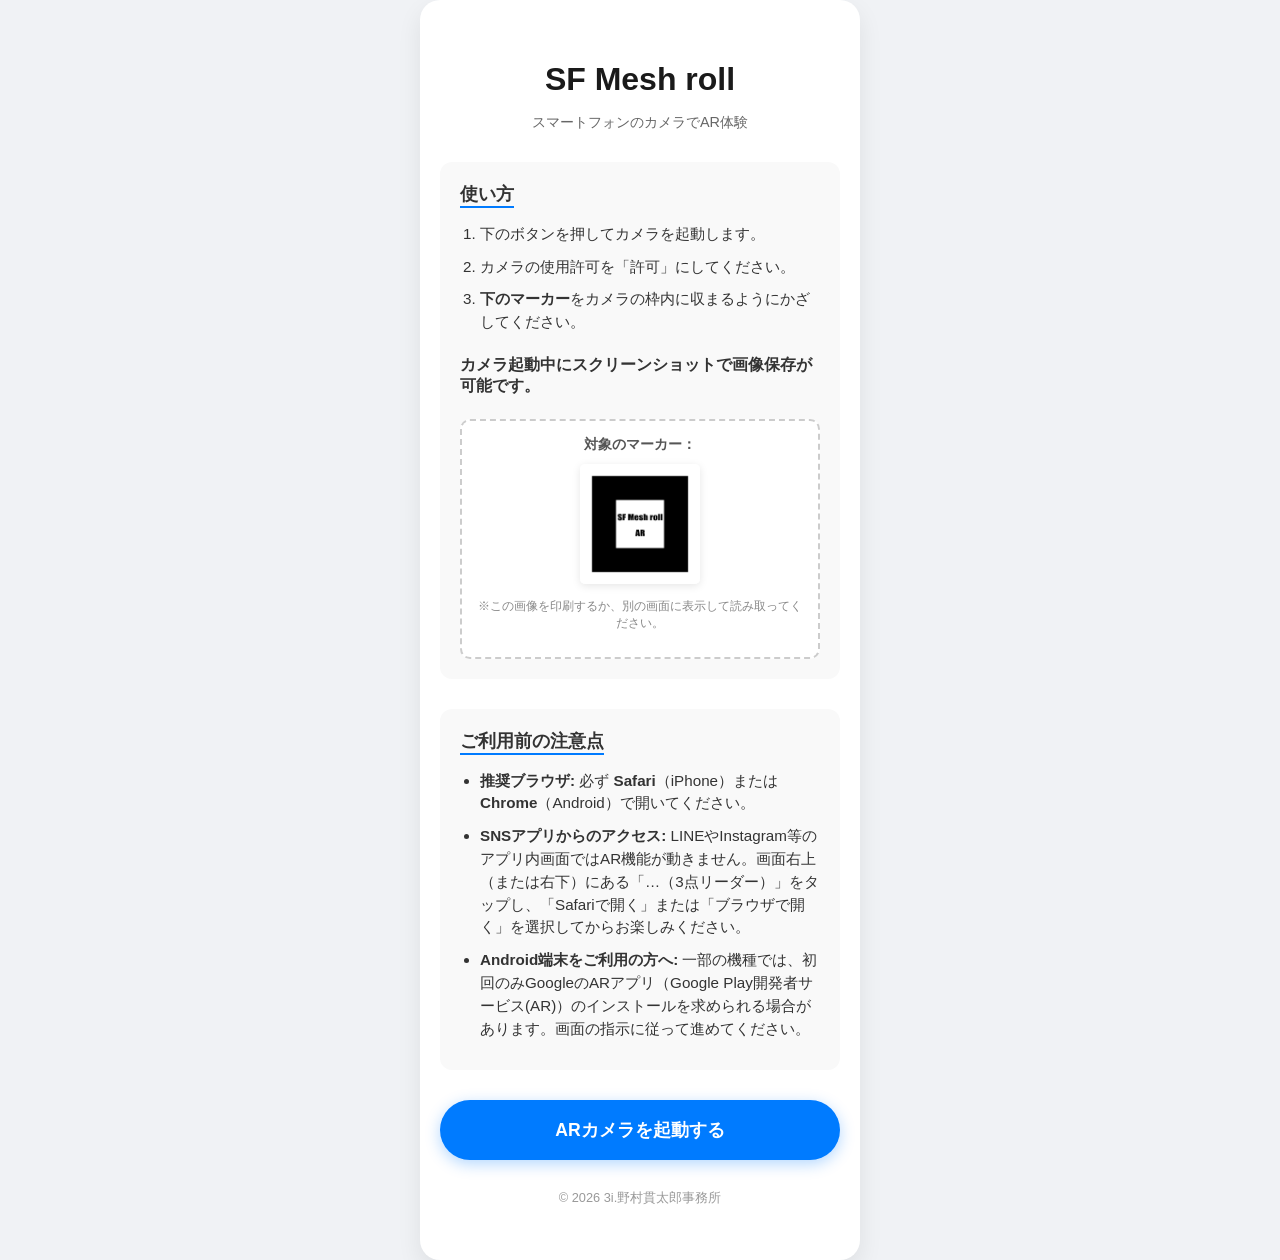
<file: index.html>
<!DOCTYPE html>
<html lang="ja">
<head>
    <meta charset="UTF-8">
    <meta name="viewport" content="width=device-width, initial-scale=1.0">
    <title>SF Mesh roll - AR体験</title>
    <link rel="stylesheet" href="style.css">
</head>
<body>

<div class="container">
    <header>
        <h1 class="product-name">SF Mesh roll</h1>
        <p class="tagline">スマートフォンのカメラでAR体験</p>
    </header>

    <main>
        <section class="how-to">
            <h3>使い方</h3>
            <ol>
                <li>下のボタンを押してカメラを起動します。</li>
                <li>カメラの使用許可を「許可」にしてください。</li>
                <li><strong>下のマーカー</strong>をカメラの枠内に収まるようにかざしてください。</li>
            </ol>

            <h4>カメラ起動中にスクリーンショットで画像保存が可能です。</h4>

            <div class="marker-preview">
                <p>対象のマーカー：</p>
                <img src="images/pattern-SFmeshroll.png" alt="ARマーカー" class="marker-img">
                <p class="marker-tip">※この画像を印刷するか、別の画面に表示して読み取ってください。</p>
            </div>
        </section>

        <section class="ar-notes">
            <h3>ご利用前の注意点</h3>
            <ul>
                <li><strong>推奨ブラウザ:</strong> 必ず <strong>Safari</strong>（iPhone）または <strong>Chrome</strong>（Android）で開いてください。</li>
                <li><strong>SNSアプリからのアクセス:</strong> LINEやInstagram等のアプリ内画面ではAR機能が動きません。画面右上（または右下）にある「…（3点リーダー）」をタップし、「Safariで開く」または「ブラウザで開く」を選択してからお楽しみください。</li>
                <li><strong>Android端末をご利用の方へ:</strong> 一部の機種では、初回のみGoogleのARアプリ（Google Play開発者サービス(AR)）のインストールを求められる場合があります。画面の指示に従って進めてください。</li>
            </ul>
        </section>

        <a href="ar.html" class="start-btn">ARカメラを起動する</a>
    </main>

    <footer>
        <p>&copy; 2026 3i.野村貫太郎事務所</p>
    </footer>
</div>

</body>
</html>
</file>
<file: style.css>
/* 基本設定 */
body {
    margin: 0;
    padding: 0;
    font-family: "Helvetica Neue", Arial, "Hiragino Kaku Gothic ProN", "Hiragino Sans", Meiryo, sans-serif;
    background-color: #f0f2f5;
    color: #333;
    display: flex;
    justify-content: center;
    align-items: center;
    min-height: 100vh;
}

/* コンテナ */
.container {
    width: 90%;
    max-width: 400px;
    background: white;
    padding: 40px 20px;
    border-radius: 20px;
    box-shadow: 0 10px 25px rgba(0,0,0,0.08);
    text-align: center;
}

/* ヘッダー */
.product-name {
    font-size: 2rem;
    margin-bottom: 10px;
    color: #1a1a1a;
}

.tagline {
    font-size: 0.9rem;
    color: #666;
    margin-bottom: 30px;
}

/* 使い方セクション */
.how-to {
    text-align: left;
    background: #f9f9f9;
    padding: 20px;
    border-radius: 12px;
    margin-bottom: 30px;
}

.how-to h3 {
    margin-top: 0;
    font-size: 1.1rem;
    border-bottom: 2px solid #007bff;
    display: inline-block;
    margin-bottom: 15px;
}

.how-to ol {
    padding-left: 20px;
    margin: 0;
}

.how-to li {
    margin-bottom: 10px;
    line-height: 1.5;
    font-size: 0.95rem;
}

/* ボタン */
.start-btn {
    display: block;
    background: #007bff;
    color: white;
    text-decoration: none;
    padding: 18px;
    border-radius: 50px;
    font-weight: bold;
    font-size: 1.1rem;
    transition: all 0.3s ease;
    box-shadow: 0 4px 15px rgba(0, 123, 255, 0.3);
}

.start-btn:hover {
    background: #0056b3;
    transform: translateY(-2px);
    box-shadow: 0 6px 20px rgba(0, 123, 255, 0.4);
}

/* フッター */
footer {
    margin-top: 30px;
    font-size: 0.8rem;
    color: #999;
}

/* マーカー表示エリアのスタイル */
.marker-preview {
    margin-top: 20px;
    text-align: center;
    background: #fff;
    padding: 15px;
    border: 2px dashed #ccc; /* 点線の枠で「ここを映す」感を出す */
    border-radius: 10px;
}

.marker-preview p {
    font-size: 0.85rem;
    margin: 0 0 10px 0;
    color: #555;
    font-weight: bold;
}

.marker-img {
    width: 120px; /* 小さめに表示 */
    height: auto;
    border-radius: 5px;
    box-shadow: 0 2px 8px rgba(0,0,0,0.1);
}

.marker-tip {
    font-size: 0.75rem !important; /* 注意書きを小さく */
    color: #888 !important;
    margin-top: 10px !important;
    font-weight: normal !important;
}


/* ==========================================================================
   追加：ご利用前の注意点セクションのスタイル
   ========================================================================== */

.ar-notes {
    text-align: left;
    background: #f9f9f9; /* 既存の .how-to と同じ背景色 */
    padding: 20px;
    border-radius: 12px;
    margin-bottom: 30px;
}

.ar-notes h3 {
    margin-top: 0;
    font-size: 1.1rem;
    border-bottom: 2px solid #007bff; /* 既存と同じ綺麗な青のアンダーライン */
    display: inline-block;
    margin-bottom: 15px;
}

.ar-notes ul {
    padding-left: 20px;
    margin: 0;
}

.ar-notes li {
    margin-bottom: 10px;
    line-height: 1.5;
    font-size: 0.95rem; /* 既存の使い方の文字サイズと完全に同期 */
}
</file>
